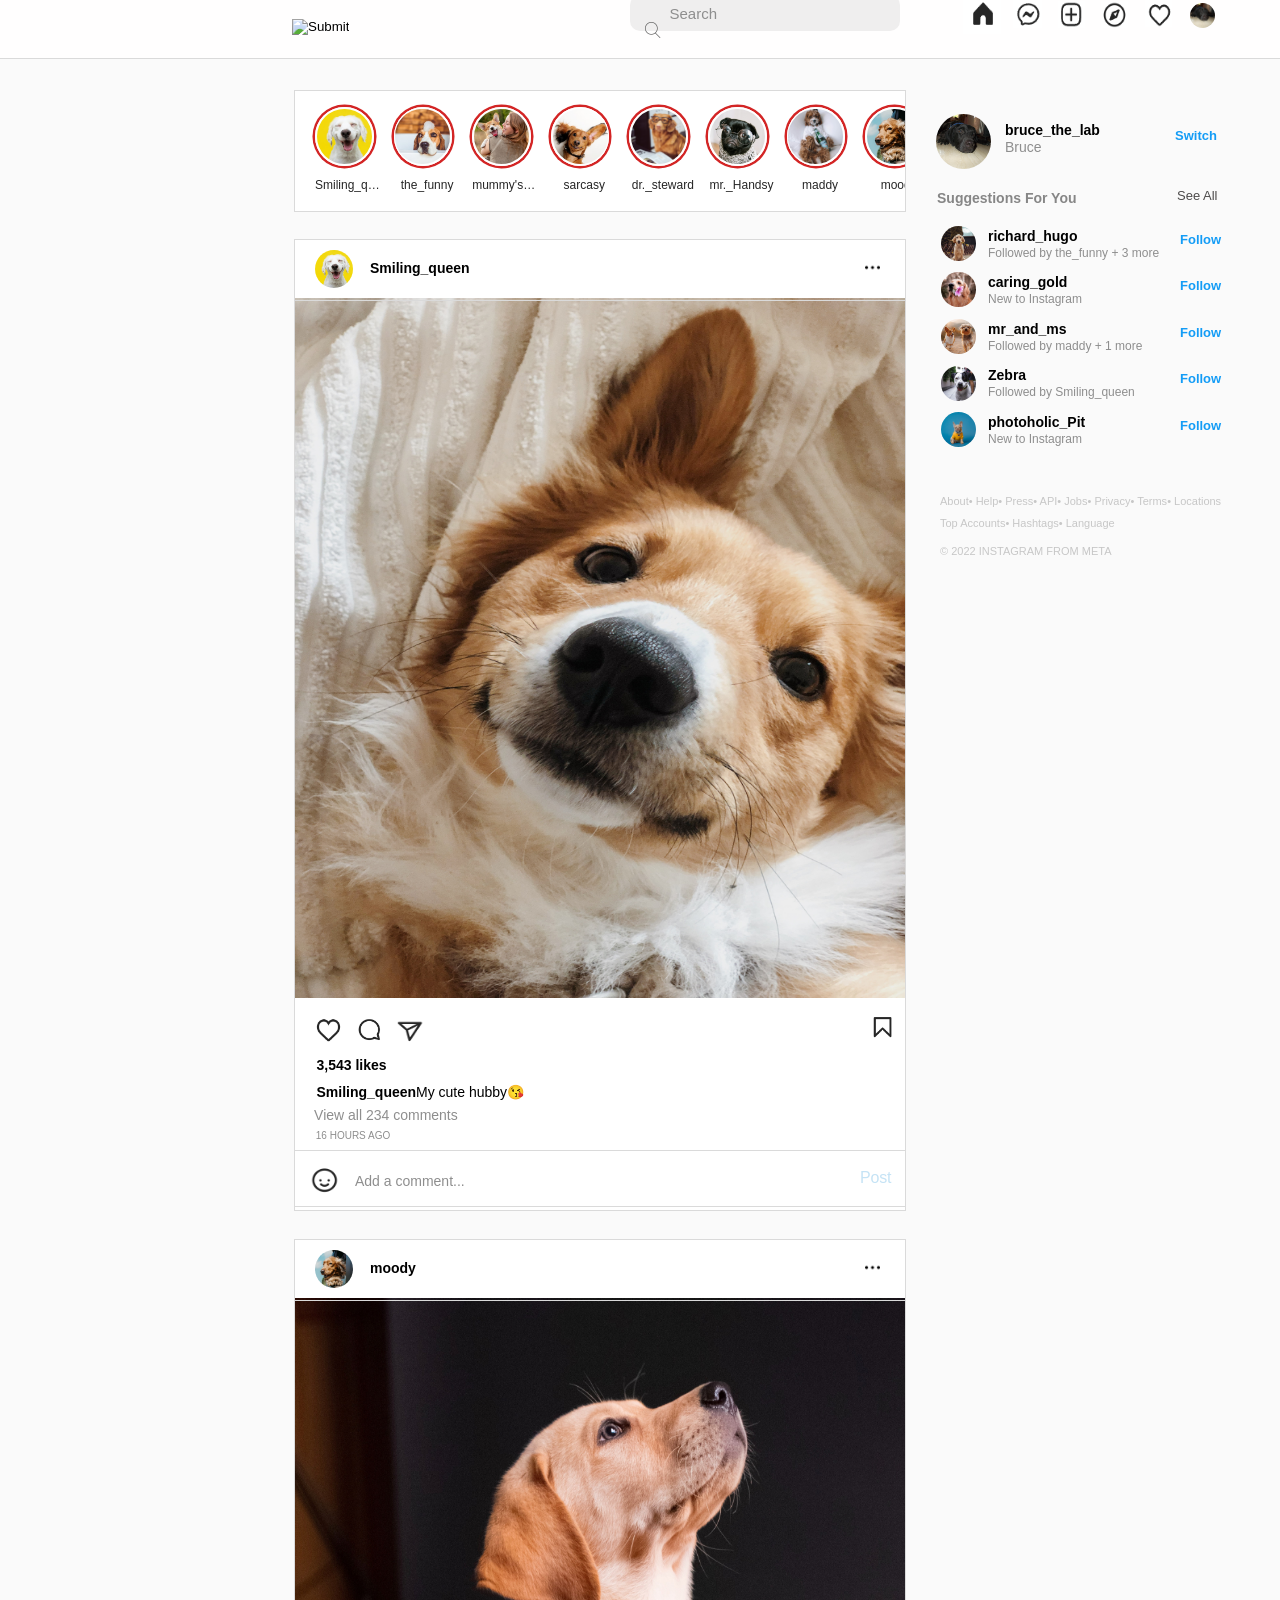
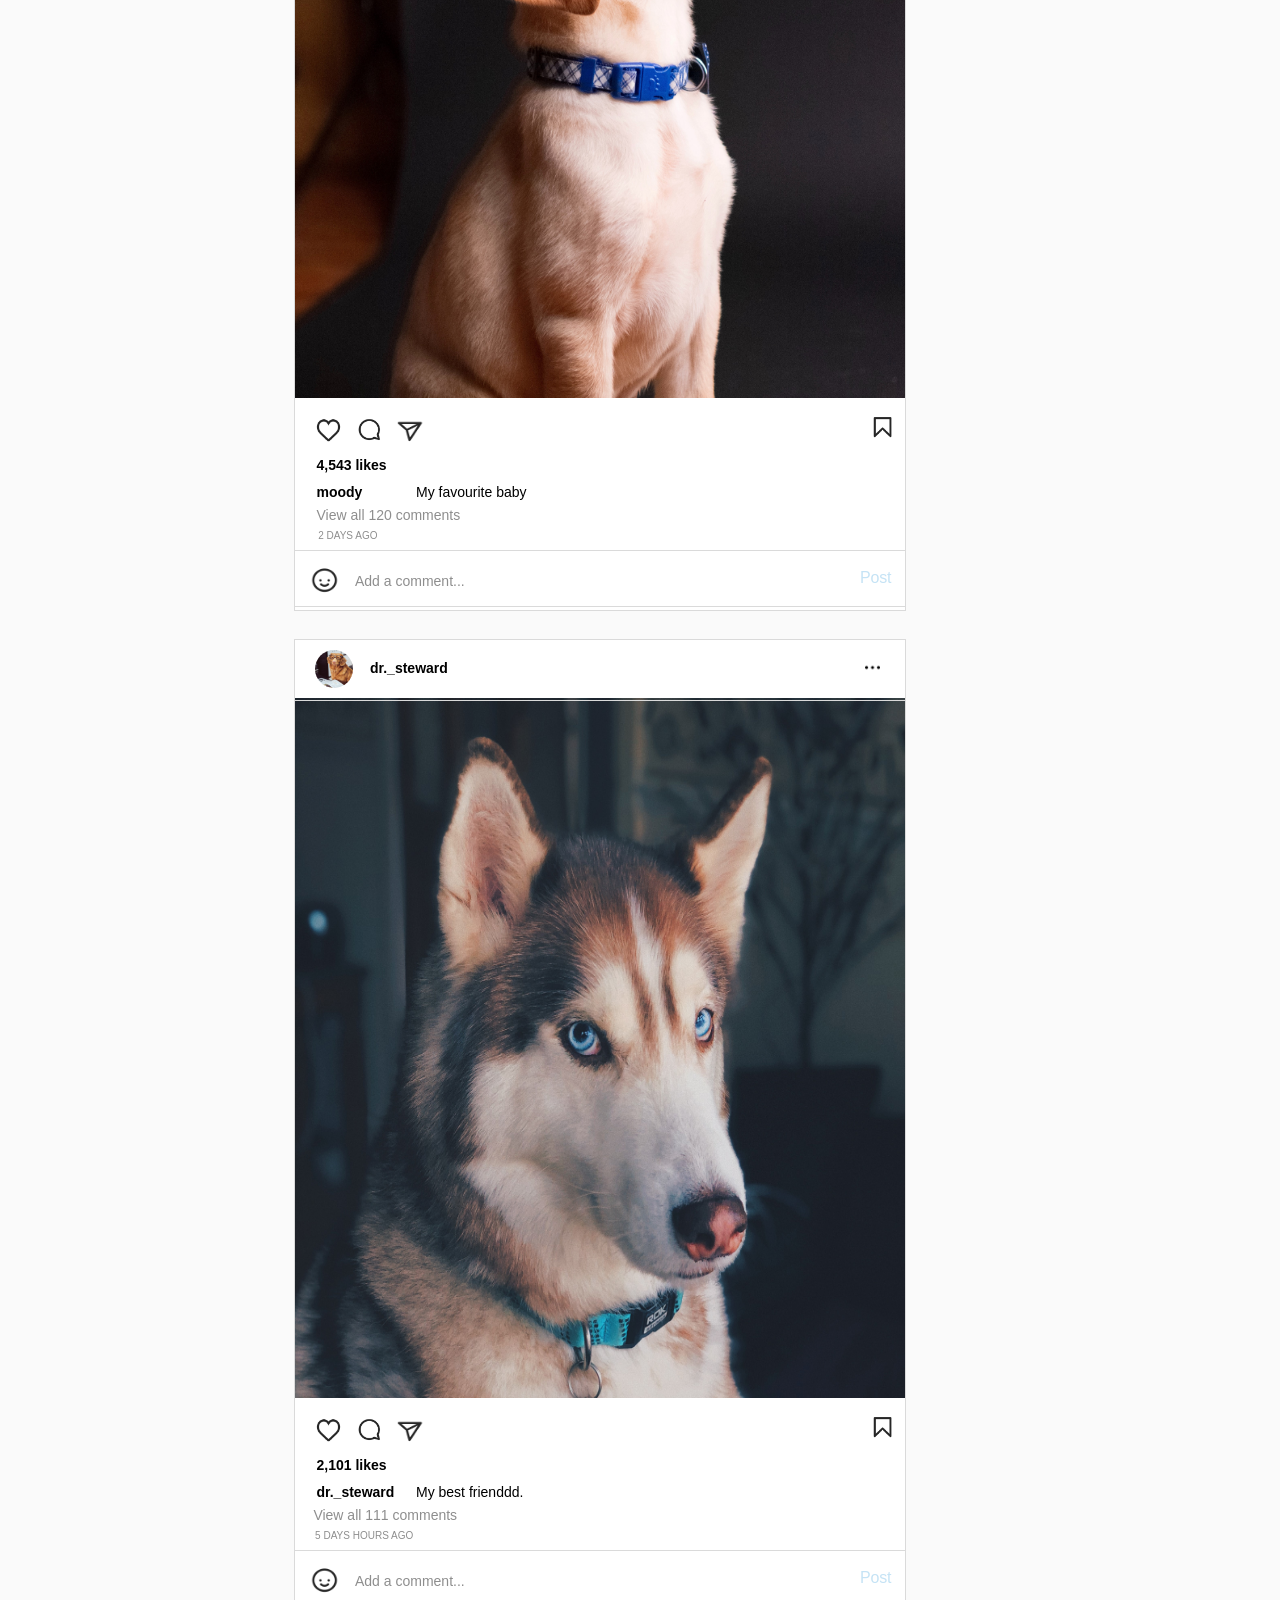
<file: index.html>
<!DOCTYPE html>
<html lang="en">
<head>
    <link href="main.css" type="text/css" rel="stylesheet">
    <meta charset="UTF-8">
    <meta http-equiv="X-UA-Compatible" content="IE=edge">
    <meta name="viewport" content="width=device-width, initial-scale=1.0">
    <title>Instagram</title>
    <link rel="icon" href="./logo-instagram-png-13547.png" type="image/x-icon">
</head>

<body>
    <div id="header">
        <input type="image" src="https://www.instagram.com/static/images/web/mobile_nav_type_logo.png/735145cfe0a4.png" id="logo">
        <div class="wrapper">
            <img src="icons8-search-64.png" id="icon1"/>
          <input type="search" id="search" placeholder="         Search" >
        </div>
        <div class="icons">
            <input type="image" id="icon2" src="./home.png"/>
        </div>
        <div class="icons"> 
            <input type="image" id="icon3" src="./messenger.png"/>
        </div>
        <div class="icons"> 
            <input type="image" id="icon4" src="./add.png"/>
        </div>
        <div class="icons"> 
            <input type="image" id="icon5" src="./explore.png"/>
        </div>
        <div class="icons"> 
            <input type="image" id="icon6" src="./favorite.png"/>
        </div>
        <div class="icons"> 
            <input type="image" id="icon7" src="./bruce.jpg" style="border-radius:50%;"/>
        </div>
    </div>
    <div id="body">
<div id="story">
    <ul>
        <li>
            <div class="storyicons">
           <input class="storyimages" type="image" src="./smiling queen.jpg"> 
        </div>
        <span class="usertext">Smiling_queen</span>
        </li>
        <li>
            <div class="storyicons">
           <input class="storyimages"type="image" src="./the funny.jpg"> 
        </div>
        <span class="usertext">the_funny</span>
        </li>
        <li>
            <div class="storyicons">
           <input class="storyimages"type="image" src="./mummy's dudu.jpg"> 
        </div>
        <span class="usertext">mummy's_dudu</span>
        </li>
        <li>
            <div class="storyicons">
           <input class="storyimages"type="image" src="./sarcasy.jpg"> 
        </div>
        <span class="usertext">sarcasy</span>
        </li>
        <li>
            <div class="storyicons">
           <input class="storyimages"type="image" src="./dr. steward.jpg"> 
        </div>
        <span class="usertext">dr._steward</span>
        </li>
        <li>
            <div class="storyicons">
           <input class="storyimages"type="image" src="./mr. handsy.jpg"> 
        </div>
        <span class="usertext">mr._Handsy</span>
        </li>
        <li>
            <div class="storyicons">
           <input class="storyimages"type="image" src="./maddy.jpg"> 
        </div>
        <span class="usertext">maddy</span>
        </li>
        <li>
            <div class="storyicons">
           <input class="storyimages" type="image" src="./moody.jpg"> 
        </div>
        <span class="usertext">moody</span>
        </li>
        <li>
            <div class="storyicons">
           <input class="storyimages" type="image" src="./i luv everyone.jpg"> 
        </div>
        <span class="usertext">i_luv_evryone</span>
        </li>
        <li>
            <div class="storyicons">
           <input class="storyimages" type="image" src="./sleepy.jpg"> 
        </div>
        <span class="usertext">sleepy</span>
        </li>
    </ul>
</div>
<div id="feed1">
<div class="feedhead">
    <div >
        <input class="feeddp" type="image" src="./smiling queen.jpg">
    </div>
    <div class="feedname">
        <p class="username">Smiling_queen</p>
    </div>
    <div >
        <input class="menubutton" type="image" src="./menu button.png">
    </div>
    <div>
        <img class="feedpic" src="sq hubby.jpg">
    </div>
    <div class="feedfooter">
        <div >
            <input class="feedicon1"type="image" src="./favorite1.png">
            <input class="feedicon1"type="image" src="./comment1.png">
            <input class="feedicon1"type="image" src="./save2.png" style="height: 24px;">
        </div>
        <div >
            <input class="feedicon2" type="image" src="./save1.png">
        </div>
        <div class="feedlikes">
            <p class="username likes">3,543 likes</p>
        </div>
        <div class="feedfootername">
            <p class="username footername">Smiling_queen</p>
        </div>
        <div class="userinput">
            <p class="userinput1">My cute hubby😘</p>
        </div>
        <div class="commentlist">
            <p >View all 234 comments</p>
        </div>
        <div class="commentlist3">
            <p>16 HOURS AGO</p>
        </div>
    </div>
    <div class="commentsection">
            <div>
                <input class="feedicon1 emoji1"type="image" src="./emoji.png" >
            </div>
            <div>
                <input class="search1" type="search" placeholder="Add a comment...">
            </div>
            <div>
                <p class="post">Post</p>
            </div>
    </div>
</div>
</div>
<div id="feed2">
    <div class="feedhead">
        <div >
            <input class="feeddp" type="image" src="./moody.jpg">
        </div>
        <div class="feedname">
            <p class="username">moody</p>
        </div>
        <div >
            <input class="menubutton" type="image" src="./menu button.png">
        </div>
        <div>
            <img class="feedpic" src="./my child.jpg">
        </div>
        <div class="feedfooter">
            <div >
                <input class="feedicon1"type="image" src="./favorite1.png">
                <input class="feedicon1"type="image" src="./comment1.png">
                <input class="feedicon1"type="image" src="./save2.png" style="height: 24px;">
            </div>
            <div >
                <input class="feedicon2" type="image" src="./save1.png">
            </div>
            <div class="feedlikes">
                <p class="username likes">4,543 likes</p>
            </div>
            <div class="feedfootername">
                <p class="username footername">moody</p>
            </div>
            <div class="userinput">
                <p class="userinput1">My favourite baby</p>
            </div>
            <div class="commentlist">
                <p >View all 120 comments</p>
            </div>
            <div class="commentlist3">
                <p>2 DAYS AGO</p>
            </div>
        </div>
        <div class="commentsection">
                <div>
                    <input class="feedicon1 emoji1"type="image" src="./emoji.png" >
                </div>
                <div>
                    <input class="search1" type="search" placeholder="Add a comment...">
                </div>
                <div>
                    <p class="post">Post</p>
                </div>
        </div>
    </div>
    </div>
    <div id="feed3">
        <div class="feedhead">
            <div >
                <input class="feeddp" type="image" src="./dr. steward.jpg">
            </div>
            <div class="feedname">
                <p class="username">dr._steward</p>
            </div>
            <div >
                <input class="menubutton" type="image" src="./menu button.png">
            </div>
            <div>
                <img class="feedpic" src="my friend.jpg">
            </div>
            <div class="feedfooter">
                <div >
                    <input class="feedicon1"type="image" src="./favorite1.png">
                    <input class="feedicon1"type="image" src="./comment1.png">
                    <input class="feedicon1"type="image" src="./save2.png" style="height: 24px;">
                </div>
                <div >
                    <input class="feedicon2" type="image" src="./save1.png">
                </div>
                <div class="feedlikes">
                    <p class="username likes">2,101 likes</p>
                </div>
                <div class="feedfootername">
                    <p class="username footername">dr._steward</p>
                </div>
                <div class="userinput">
                    <p class="userinput1">My best frienddd.</p>
                </div>
                <div class="commentlist">
                    <p >View all 111 comments</p>
                </div>
                <div class="commentlist3">
                    <p>5 DAYS HOURS AGO</p>
                </div>
            </div>
            <div class="commentsection">
                    <div>
                        <input class="feedicon1 emoji1"type="image" src="./emoji.png" >
                    </div>
                    <div>
                        <input class="search1" type="search" placeholder="Add a comment...">
                    </div>
                    <div>
                        <p class="post">Post</p>
                    </div>
            </div>
        </div>
        </div>
    </div>
    <div id="account">
    <div class="account1">
        <input class="storyimages new" type="image" src="./bruce.jpg">
        <p class="new1 username">bruce_the_lab</p>
        <p class="new2 commentlist">Bruce</p>
        <p class="switch">Switch</p>
    </div>
    <div>
        <p class="new3 commentlist">Suggestions For You</p>
        <p class="new4">See All</p>
    </div>
    </div>
    <div class="suggestion">
        <div class="suglist">
        <input class="storyimages new5" type="image" src="./richard hugo.jpg">
        <p class="sug username">richard_hugo</p> <br>
        <p class="sug1 commentlist">Followed by the_funny  + 3 more</p>
        <p class="switch">Follow</p>
     </div>
     <div class="suglist">
        <input class="storyimages new5" type="image" src="./caring_gold.jpg">
        <p class="sug username">caring_gold</p> <br>
        <p class="sug1 commentlist">New to Instagram</p>
        <p class="switch">Follow</p>
     </div>
     <div class="suglist">
        <input class="storyimages new5" type="image" src="./mr_and_ms.jpg">
        <p class="sug username">mr_and_ms</p> <br>
        <p class="sug1 commentlist">Followed by maddy  + 1 more</p>
        <p class="switch">Follow</p>
     </div>
     <div class="suglist">
        <input class="storyimages new5" type="image" src="./zebra.jpg">
        <p class="sug username">Zebra</p> <br>
        <p class="sug1 commentlist">Followed by Smiling_queen</p>
        <p class="switch">Follow</p>
     </div>
     <div class="suglist">
        <input class="storyimages new5" type="image" src="./photoholic_pit.jpg">
        <p class="sug username">photoholic_Pit</p> <br>
        <p class="sug1 commentlist">New to Instagram</p>
        <p class="switch">Follow</p>
     </div>
    </div>
    <div class="about">
            <p class="about1">About</p>
            <p class="about1"> • Help</p>
            <p class="about1"> • Press</p>
            <p class="about1"> • API</p>
            <p class="about1"> • Jobs</p>
            <p class="about1"> • Privacy</p>
            <p class="about1"> • Terms</p>
            <p class="about1"> • Locations</p>
            <p class="about1">Top Accounts</p>
            <p class="about1"> • Hashtags</p>
            <p class="about1"> • Language</p>
    </div>
    <div class="copyright">
        <p class="copyright1 about1">© 2022 INSTAGRAM FROM META</p>
    </div>
</body>
</html>
</file>
<file: main.css>
#header{
    position:fixed;
    z-index: 1;
width: 100%;
height: 58px;
    background-color: rgb(255, 254, 254);
 outline-style: solid;
 outline-color: rgb(218, 218, 218);
 outline-width: 0.1px;
 
}

#body{
    background: rgb(250,250,250);
    width: 100%;
   
}
body{
    padding: 0px;
    margin: 0px;
    background: #fafafa;
}
#logo{
    margin-left: 292px;
    margin-top: 19px;
}
#search{
    margin-left: 630px;
    float: left;
    margin-top: -40px;
    background: rgb(239, 238, 238);
    width: 270px;
    height: 36px;
    outline: none;
    border: none;
    border-radius: 10px;
    font-family:  apple-system,BlinkMacSystemFont,"Segoe UI",Roboto,Helvetica,Arial,sans-serif;
    font-size: 15px;
}
::placeholder{
    color: #8e8e8e;
    font-family: -apple-system,BlinkMacSystemFont,"Segoe UI",Roboto,Helvetica,Arial,sans-serif ;
}

#wrapper{
    display: flex;
    position: relative;
}

#icon1 {
    position: absolute;
    top: 22px;
    left: 645px;
    width: 16px;
    height: 16px;
  }

  .icons{
     margin-left: 1000px;
     margin-top: -40px;
  }
  #icon2{
      margin-left: -37px;
      width: 38px;
      height: 39px;
  }
#icon3{
    margin-left: 13px;
    margin-top: 1px;
    width: 29px;
    height: 29px;
}
#icon4{
    margin-left: 58px;
    margin-top: 9px;
    width: 27px;
    height: 27px;
}
#icon5{
    margin-left: 101px;
    margin-top: 9px;
    width: 27px;
    height: 27px;
}
#icon6{
    margin-left: 145px;
    margin-top: 8px;
    width: 27px;
    height: 27px;
}
#icon7{
    margin-left: 190px;
    margin-top: 12px;
    width: 25px;
    height: 25px;
}
#story{
    margin-left: 295px;
    position: absolute;
    margin-top: 91px;
 width: 610px;
 height: 120px;
 background: rgb(255, 255, 255);
overflow:hidden;
outline-style: solid;
outline-color: rgb(218, 218, 218);
outline-width: 0.1px;

}

#story ul{
list-style-type:none;
display: flex;
overflow: scroll;
-webkit-overflow-scrolling: touch;
}
#story ul::-webkit-scrollbar{
    display:none;
}
.storyicons{
    padding: 10px;
    display:flex;
    border-radius: 50%;
}
.usertext{
   text-overflow: ellipsis;
 font-size: 12px;
 overflow: hidden;
 max-width: 67px;
 color: rgba(var(--i1d,38,38,38),1);
 text-align:center;
 padding-inline-start: 10px;
 padding-top: 1px;
 display: block;
 font-family: -apple-system,BlinkMacSystemFont,"Segoe UI",Roboto,Helvetica,Arial,sans-serif;
 line-height: 16px;
 white-space: nowrap;
}
.storyimages{
    padding: .8px;
    display: flex;
    width: 55px;
    height: 55px;
    border-radius: 50%;
    position: relative;
border: 1px solid #fff;
box-shadow: 0 0 0 2.5px rgb(211, 37, 37);

}

ul{
    padding-inline-start: 10px;
    margin-top: 6px;
}
#feed1{
    background: rgb(255, 255, 255);
    outline-style: solid;
outline-color: rgb(218, 218, 218);
outline-width: 0.1px;
width: 610px;
height: 970px;
margin-left: 295px;
    position: absolute;
    margin-top: 240px;
}
#feed2{
    background: rgb(255, 255, 255);
    outline-style: solid;
outline-color: rgb(218, 218, 218);
outline-width: 0.1px;
width: 610px;
height: 970px;
margin-left: 295px;
    position: absolute;
    margin-top: 1240px;
}
#feed3{
    background: rgb(255, 255, 255);
    outline-style: solid;
outline-color: rgb(218, 218, 218);
outline-width: 0.1px;
width: 610px;
height: 970px;
margin-left: 295px;
    position: absolute;
    margin-top: 2240px;
}
.feedhead{
    height: 60px;
    outline-style: solid;
    outline-color: rgb(218, 218, 218);
    outline-width: 0.1px;
}
.feeddp{
    width:38px;
    height: 38px;
    border-radius: 50%;
    padding: 10px;
    margin-left: 10px;
}
.feedname{
  display: flex;
  margin-top: -56px;
  margin-left: 75px;


}
.username{
    font-size: 14px;
    font-weight: 600;
    font-family: -apple-system,BlinkMacSystemFont,"Segoe UI",Roboto,Helvetica,Arial,sans-serif ;
}
.menubutton{
    width: 15px;
    height: 15px;
    margin-left: 570px;
    display: flex;
    margin-top: -30px;
}
.feedpic{
    display: flex;
    width: 100%;
    height: 700px;
    margin-top: 23px;
}

.feedfooter{
    display: flex;
    margin-top: 14px;
    padding-left: 15px;
}
.feedicon1{
    padding: 4px;
    width:29px;
    height: 28px;
}
.feedicon2{
    padding-left: 440px;
    padding-top: 2px;
    width:27px;
    height: 27px;
}
.likes{
    display: flex;
    margin-left: -579.5px;
    margin-top: 45px;
}
.footername{
    display: flex;
    margin-left: -579.5px;
    margin-top: 72px;
}
.userinput{
    display: flex;
    margin-left: -480px;
    margin-top: 58px;
}
.userinput1{
    font-family: -apple-system,BlinkMacSystemFont,"Segoe UI",Roboto,Helvetica,Arial,sans-serif;
font-size: 14px;
}
.commentlist{
    display: flex;
    margin-left: -210px;
    font-size: 14px;
    margin-top: 80px;
    color: #8e8e8e;
    line-height: 18px;
    font-family: -apple-system,BlinkMacSystemFont,"Segoe UI",Roboto,Helvetica,Arial,sans-serif;
}
.commentlist3{
    display: flex;
    margin-left: -142px;
    margin-top: 108px;
    font-size: 10px;
    color: #8e8e8e;
    font-family: -apple-system,BlinkMacSystemFont,"Segoe UI",Roboto,Helvetica,Arial,sans-serif;
}
.commentsection{
    height: 55px;
    width: 610px;
    outline-style: solid;
    outline-color: rgb(218, 218, 218);
    outline-width: 0.1px; 
}
.emoji1{
    padding-left: 15px;
    margin-top: 10px;
    width: 30px;
    height: 30px;
}
.search1{
    border: none;
    outline: none;
    display: flex;
    padding-top: 20px;
    line-height: 18px;
    width: 510px;
    clear:none;
    padding-left: 20px;
    margin-left: 40px;
 font-size: 14px;
    margin-top: -51px;
}
.search1::-webkit-search-cancel-button{
    display: none;
}
.post{
    display: flex;
    margin-top: -22px;
    letter-spacing: -.2px;
    line-height: 18px;
    margin-left: 565px;
    font-size: 16px;
    color: #c5e3f5;
    font-style: bold;
    font-family: -apple-system,BlinkMacSystemFont,"Segoe UI",Roboto,Helvetica,Arial,sans-serif;
}
#account{
    background:transparent;
    width: 300px;
    height: 125px;
    margin-left: 935px;
    position: fixed;
    margin-top: 93px;
}
.new{
    border: none;
    box-shadow: none;
    margin-top: 18px;
}
.new1{
    display: flex;
    margin-top: -48px;
    margin-left: 70px;
}
.new2{
    display: flex;
    margin-top: -14px;
    margin-left: 70px;
}
.switch{
    display: flex;
    color: #139CF6;
    margin-top: -42px;
    margin-left: 240px;
    font-weight: 600;
    font-size: 13px;
    font-family: -apple-system,BlinkMacSystemFont,"Segoe UI",Roboto,Helvetica,Arial,sans-serif;
}
.new3{
    display: flex;
    font-style: bold;
    font-weight: 600;
    margin-left: 2px;
    margin-top: 46px ;
    color: #868686;
}
.new4{
    display: flex;
    font-size: 13px;
    font-style: bold;
    font-weight: 500;
    margin-left: 242px;
    margin-top: -33px;
    color: #4d4b4b;
    font-family: -apple-system,BlinkMacSystemFont,"Segoe UI",Roboto,Helvetica,Arial,sans-serif;
}
.sug{
    margin-top: -34px;
    margin-left: 48px;
}
.sug1{
    font-size: 12px;
    display: flex;
    overflow: hidden;
    margin-top: -32px;
    margin-left: 48px;
  
}
.account1{
    margin-top: 20px;
}
.suggestion{
    margin-left: 940px;
    position: fixed;
    margin-top: 200px;
    width: 300px;
    height: 300px;
    background: transparent;
}
.new5{
    border: none;
    box-shadow: none;
    margin-top: 25px;
    width: 35px;
    height: 35px;
}
.about{
    background: transparent;
    height: 200px;
    width: 300px;
    position: fixed;
    margin-left: 940px;
    margin-top: 490px;
}
.about1{
    float: left;
    color: rgba(var(--edc,199,199,199),1);
    font-size: 11px;
    font-weight: 400;
    line-height: 0px;
    text-transform: none;
    font-family: -apple-system,BlinkMacSystemFont,"Segoe UI",Roboto,Helvetica,Arial,sans-serif;
}
.copyright{
    background: transparent;
    width: 300px;
    height: 100px;
    position: fixed;
    margin-left: 940px;
    margin-top: 540px;
}
</file>
